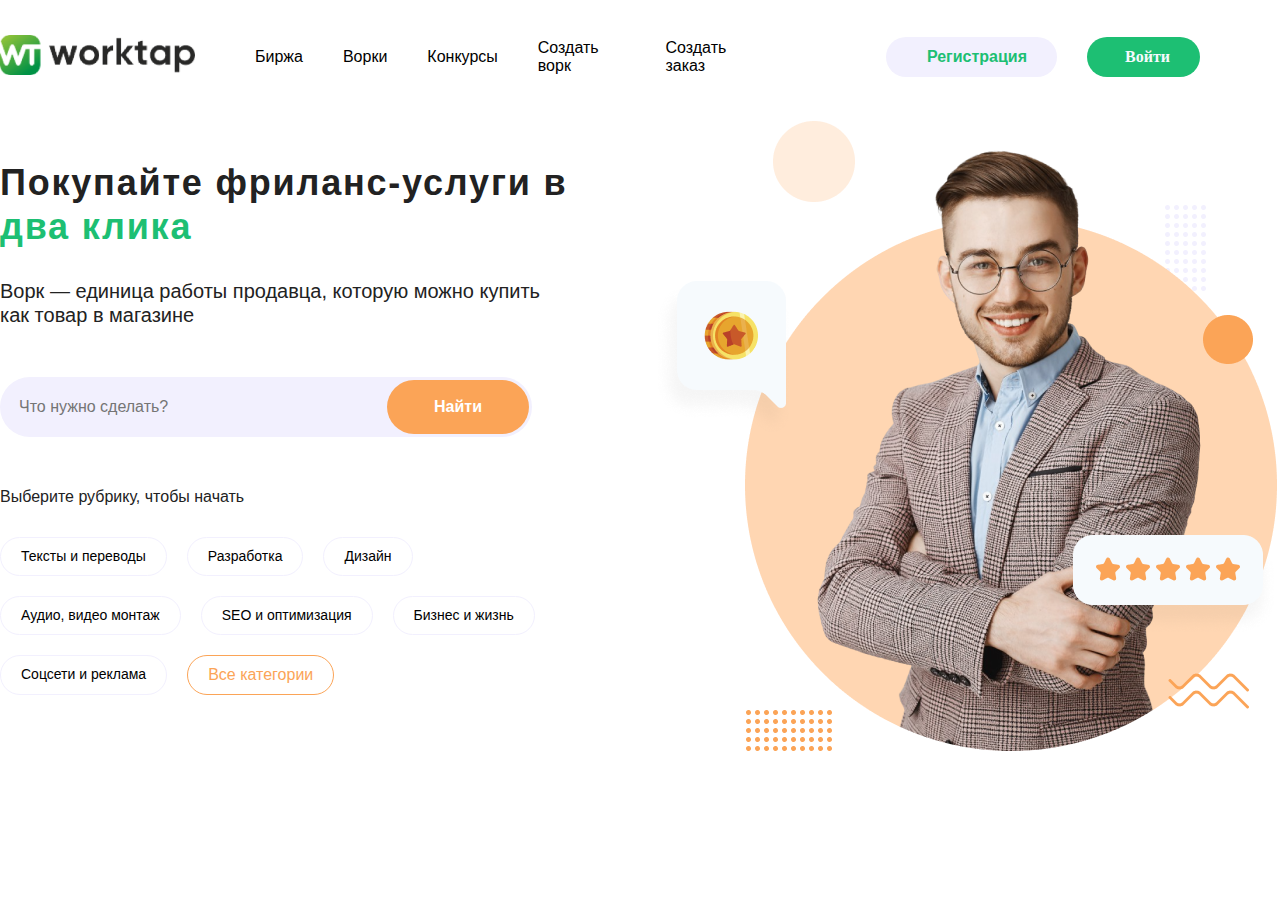
<file: WorkTap/index.html>
<!DOCTYPE html>
<html lang="en">
<head>
    <meta charset="UTF-8">
    <meta http-equiv="X-UA-Compatible" content="IE=edge">
    <meta name="viewport" content="width=device-width, initial-scale=1.0">
    <title>Document</title>
    <link rel="stylesheet" href="./stylew.css">
</head>
<body>
    <header class="header">
        <div class="container">
             <div class="header__wrapper">
                 <div class="header__logo">
                    <img src="./image 3.png" alt="worktop" width="195px">
                 </div>
                 <div class="header__nav">
                        <nav>
                             <ul>
                                <li><a href="#">Биржа</a></li>
                                <li><a href="#">Ворки</a></li>
                                <li><a href="#">Конкурсы</a></li>
                                <li><a href="#">Создать ворк</a></li>
                                <li><a href="#">Создать заказ</a></li>
                             </ul>
                        </nav>

                    </div>
                 <div class="header__registration">
                    <a href="#">Регистрация</a>
                 </div>
                 <div class="header__login">
                     <a href="#">Войти</a>
                 </div>
           </div>
        </div>
    </header>
    <section class="services">
        <div class="container">
            <div class="services__wrapper">
                <div class="services__wrapper-text">
                        <div class="services__title">
                            Покупайте фриланс-услуги в <a href="">два клика</a> 
                        </div>
                        <div class="services__descr">
                            Ворк — единица работы продавца, которую можно купить как товар в магазине 
                        </div>
                        <form class="form">
                            <input type="text" placeholder="Что нужно сделать?">
                            <input type="submit" value="Найти">
                        </form>
                        <div class="choice__rubric">
                            Выберите рубрику, чтобы начать
                        </div>
                        <div class="services__rubrics-all">
                            <div class="services__rubrics">
                                Тексты и переводы 
                            </div>
                            <div class="services__rubrics">
                                Разработка 
                            </div>
                            <div class="services__rubrics">
                                Дизайн 
                            </div>
                            <div class="services__rubrics">
                                Аудио, видео монтаж
                            </div>
                            <div class="services__rubrics">
                                SEO и оптимизация
                            </div>
                            <div class="services__rubrics">
                                Бизнес и жизнь
                            </div>
                            <div class="services__rubrics">
                                Соцсети и реклама
                            </div>
                            <div class="all__categories">
                                Все категории
                            </div>
                        </div>    
                    </div>
                    <div class="services__wrapper-image">
                        <div class="services__image">
                            <img src="./Group 11.png" alt="">
                       </div>
                    </div>
                </div>
          </div>
        </div>
    </section>
         

    

</body>
</html>
</file>
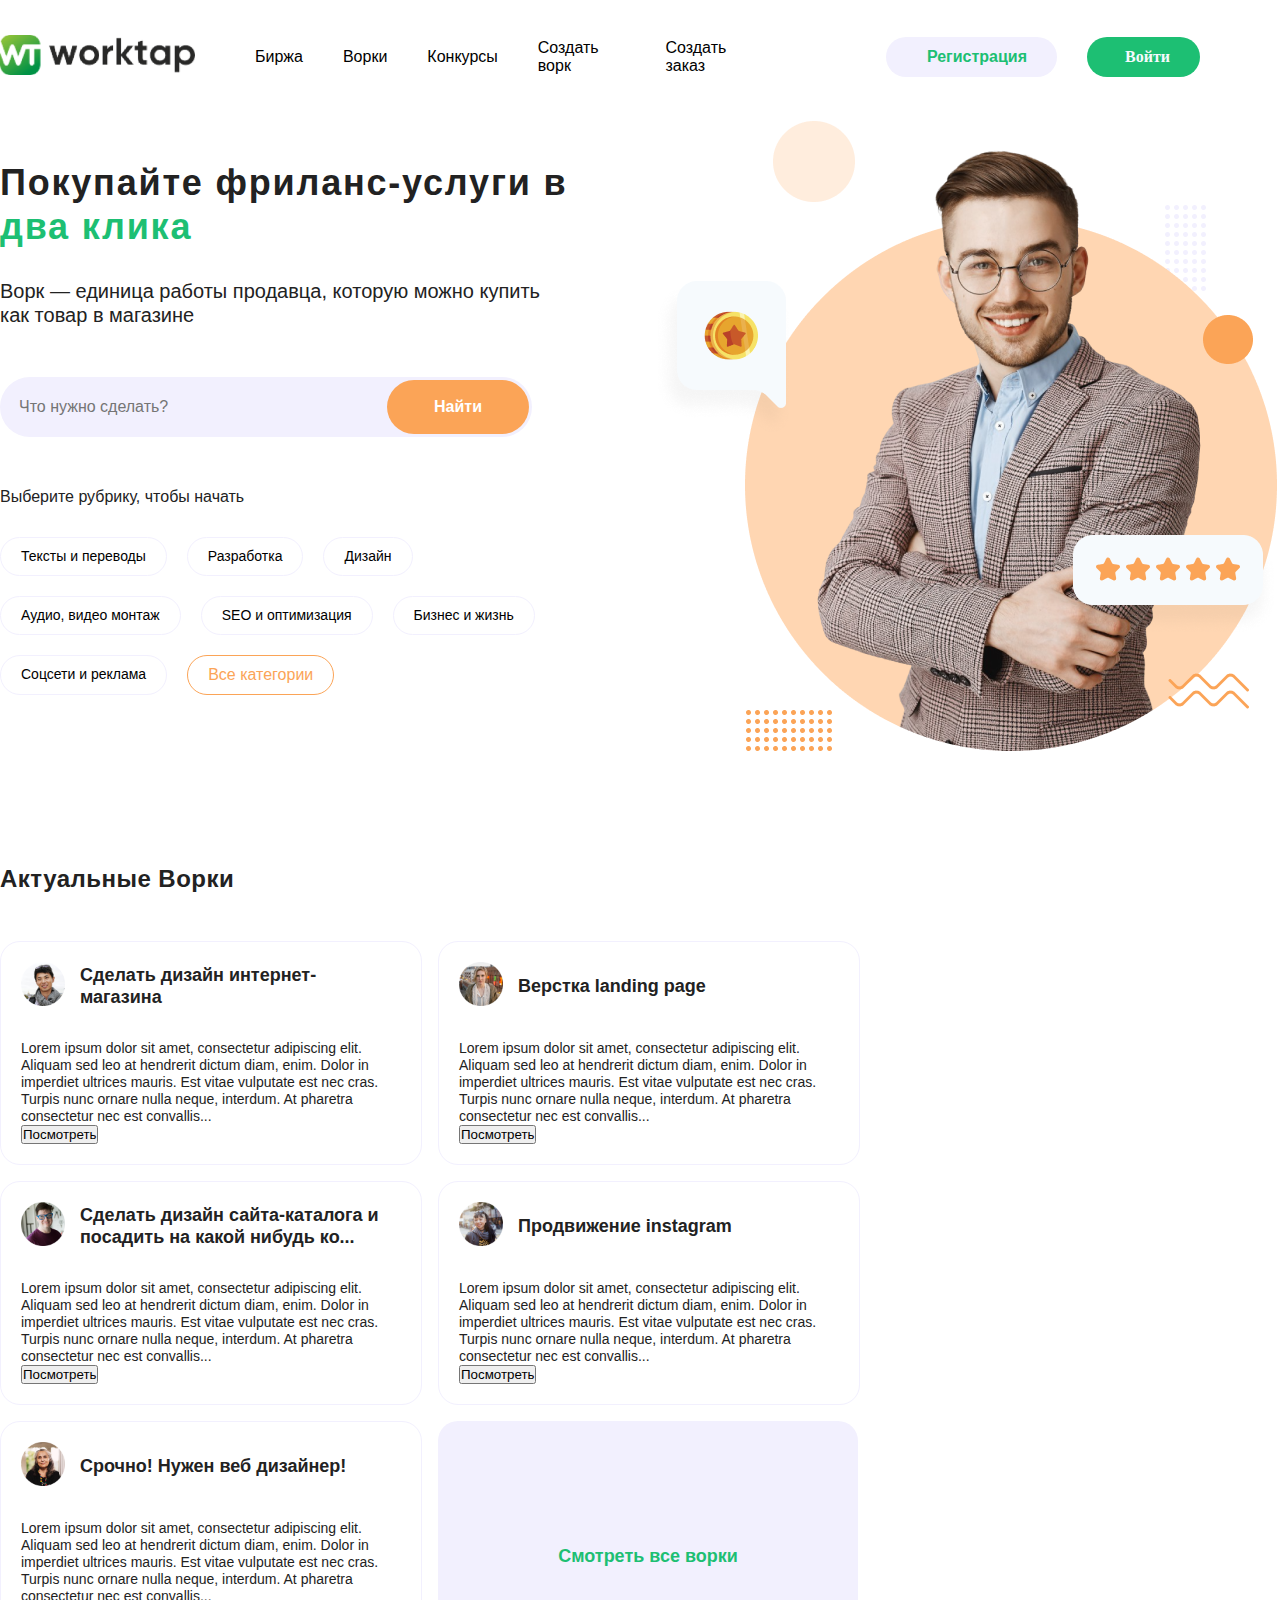
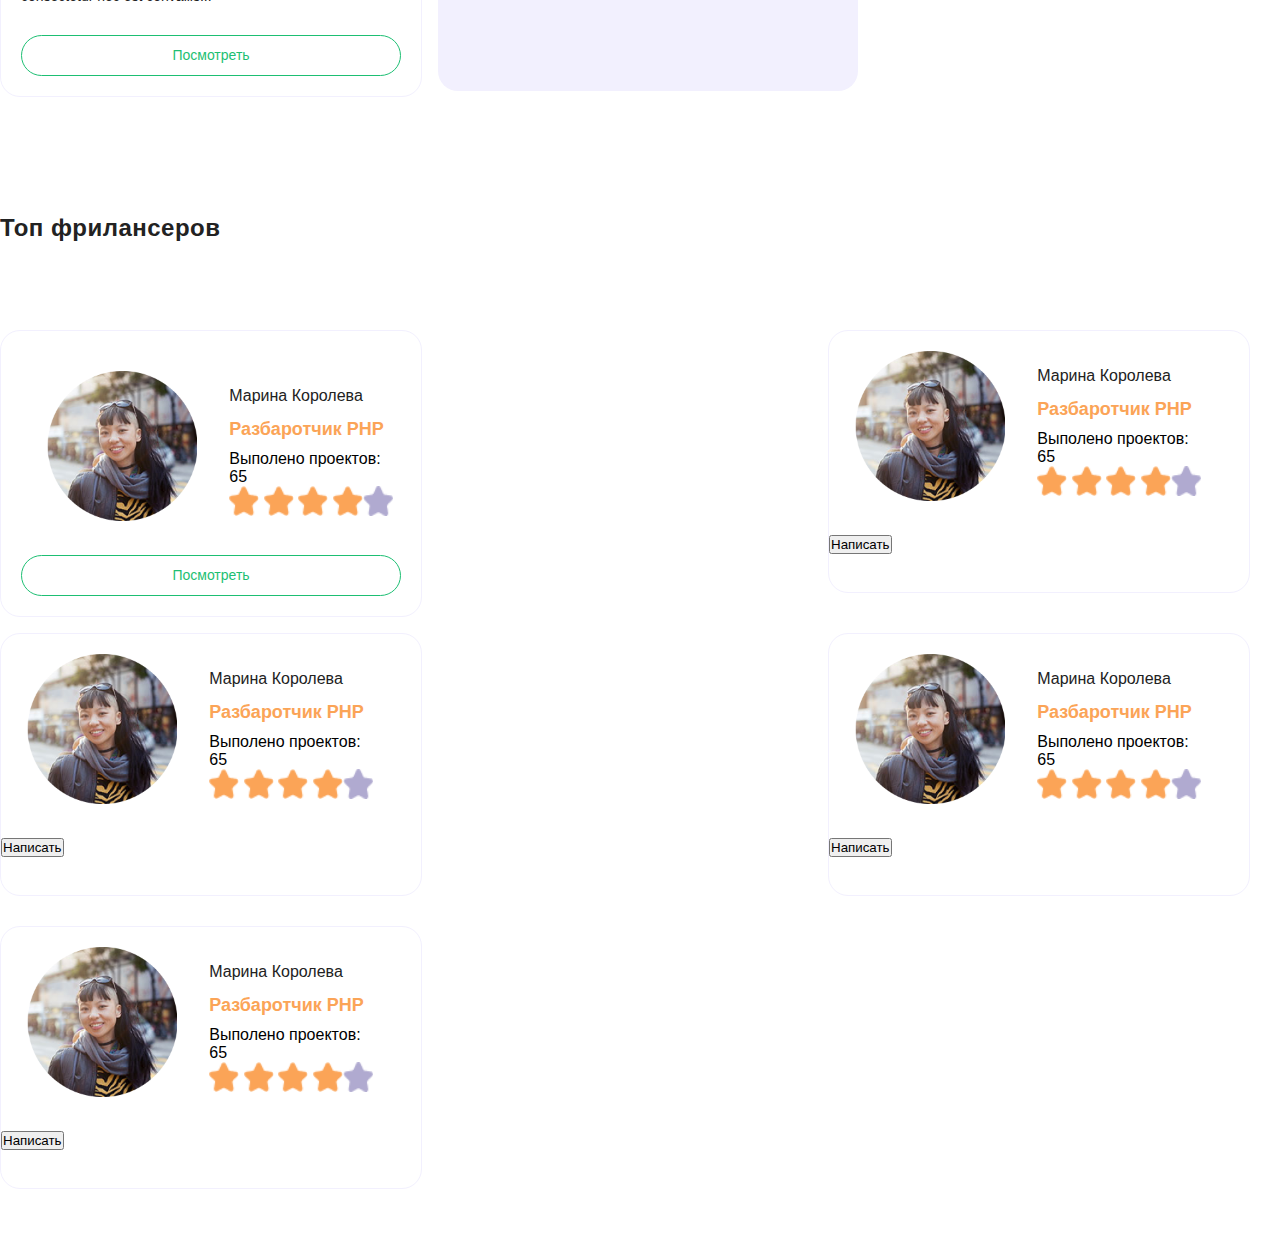
<file: WorkTap/WorkTap2/index.html>
<!DOCTYPE html>
<html lang="en">
<head>
    <meta charset="UTF-8">
    <meta http-equiv="X-UA-Compatible" content="IE=edge">
    <meta name="viewport" content="width=device-width, initial-scale=1.0">
    <title>Document</title>
    <link rel="stylesheet" href="./stylew.css">
</head>
<body>
    <header class="header">
        <div class="container">
             <div class="header__wrapper">
                 <div class="header__logo">
                    <img src="./image 3.png" alt="worktop" width="195px">
                 </div>
                 <div class="header__nav">
                        <nav>
                             <ul>
                                <li><a href="#">Биржа</a></li>
                                <li><a href="#">Ворки</a></li>
                                <li><a href="#">Конкурсы</a></li>
                                <li><a href="#">Создать ворк</a></li>
                                <li><a href="#">Создать заказ</a></li>
                             </ul>
                        </nav>

                    </div>
                 <div class="header__registration">
                    <a href="#">Регистрация</a>
                 </div>
                 <div class="header__login">
                     <a href="#">Войти</a>
                 </div>
           </div>
        </div>
    </header>
    <section class="services">
        <div class="container">
            <div class="services__wrapper">
                <div class="services__wrapper-text">
                        <div class="services__title">
                            Покупайте фриланс-услуги в <a href="">два клика</a> 
                        </div>
                        <div class="services__descr">
                            Ворк — единица работы продавца, которую можно купить как товар в магазине 
                        </div>
                        <form class="form">
                            <input type="text" placeholder="Что нужно сделать?">
                            <input type="submit" value="Найти">
                        </form>
                        <div class="choice__rubric">
                            Выберите рубрику, чтобы начать
                        </div>
                        <div class="services__rubrics-all">
                            <div class="services__rubrics">
                                Тексты и переводы 
                            </div>
                            <div class="services__rubrics">
                                Разработка 
                            </div>
                            <div class="services__rubrics">
                                Дизайн 
                            </div>
                            <div class="services__rubrics">
                                Аудио, видео монтаж
                            </div>
                            <div class="services__rubrics">
                                SEO и оптимизация
                            </div>
                            <div class="services__rubrics">
                                Бизнес и жизнь
                            </div>
                            <div class="services__rubrics">
                                Соцсети и реклама
                            </div>
                            <div class="all__categories">
                                Все категории
                            </div>
                        </div>    
                    </div>
                    <div class="services__wrapper-image">
                        <div class="services__image">
                            <img src="./Group 11.png" alt="">
                       </div>
                    </div>
                </div>
          </div>
        </div>
    </section>
    <section class="actual">
        <div class="container">
            <div class="actual__title">
                Актуальные Ворки
            </div>
            <div class="actual__wrapper">
                <div class="actual__items">
                    <div class="actual__item">
                        <div class="actual__item-header">
                            <div class="item__wrapper">
                                <div class="actual__item-img">
                                    <img src="./autor1.png" alt="">
                                </div>
                                <div class="actual__item-title">
                                    Сделать дизайн интернет-магазина
                                </div>
                            </div>
                        </div>
                        <div class="actual__item-descr">
                            Lorem ipsum dolor sit amet, consectetur adipiscing elit. Aliquam sed leo at hendrerit dictum diam, enim. Dolor in imperdiet ultrices mauris. Est vitae vulputate est nec cras. Turpis nunc ornare nulla neque, interdum. At pharetra consectetur nec est convallis...
                        </div>
                        <div class="actual__item-button">
                            <button>Посмотреть</button>
                        </div>
                    </div>
                    <div class="actual__item">
                        <div class="actual__item-header">
                            <div class="item__wrapper">
                                <div class="actual__item-img">
                                    <img src="./autor2.png" alt="">
                                </div>
                                <div class="actual__item-title">
                                    Верстка landing page
                                </div>
                            </div>
                        </div>
                        <div class="actual__item-descr">
                            Lorem ipsum dolor sit amet, consectetur adipiscing elit. Aliquam sed leo at hendrerit dictum diam, enim. Dolor in imperdiet ultrices mauris. Est vitae vulputate est nec cras. Turpis nunc ornare nulla neque, interdum. At pharetra consectetur nec est convallis...
                        </div>
                        <div class="actual__item-button">
                            <button>Посмотреть</button>
                        </div>
                    </div>
                    <div class="actual__item">
                        <div class="actual__item-header">
                            <div class="item__wrapper">
                                <div class="actual__item-img">
                                    <img src="./autor3.png" alt="">
                                </div>
                                <div class="actual__item-title">
                                    Сделать дизайн сайта-каталога и посадить на какой нибудь ко...
                                </div>
                            </div>
                        </div>
                        <div class="actual__item-descr">
                            Lorem ipsum dolor sit amet, consectetur adipiscing elit. Aliquam sed leo at hendrerit dictum diam, enim. Dolor in imperdiet ultrices mauris. Est vitae vulputate est nec cras. Turpis nunc ornare nulla neque, interdum. At pharetra consectetur nec est convallis...
                        </div>
                        <div class="actual__item-button">
                            <button>Посмотреть</button>
                        </div>
                    </div>
                    <div class="actual__item">
                        <div class="actual__item-header">
                            <div class="item__wrapper">
                                <div class="actual__item-img">
                                    <img src="./autor4.png" alt="">
                                </div>
                                <div class="actual__item-title">
                                    Продвижение instagram 
                                </div>
                            </div>
                        </div>
                        <div class="actual__item-descr">
                            Lorem ipsum dolor sit amet, consectetur adipiscing elit. Aliquam sed leo at hendrerit dictum diam, enim. Dolor in imperdiet ultrices mauris. Est vitae vulputate est nec cras. Turpis nunc ornare nulla neque, interdum. At pharetra consectetur nec est convallis...
                        </div>
                        <div class="actual__item-button">
                            <button>Посмотреть</button>
                        </div>
                    </div>
                    <div class="actual__item">
                        <div class="actual__item-header">
                            <div class="item__wrapper">
                                <div class="actual__item-img">
                                    <img src="./autor5.png" alt="">
                                </div>
                                <div class="actual__item-title">
                                    Срочно! Нужен веб дизайнер! 
                                </div>
                            </div>
                        </div>
                        <div class="actual__item-descr">
                            Lorem ipsum dolor sit amet, consectetur adipiscing elit. Aliquam sed leo at hendrerit dictum diam, enim. Dolor in imperdiet ultrices mauris. Est vitae vulputate est nec cras. Turpis nunc ornare nulla neque, interdum. At pharetra consectetur nec est convallis...
                        </div>
                        <div class="button actual__item-button">
                            <button>Посмотреть</button>
                        </div> 
                    </div>
                    
                        <div class="watch__all">
                           <a href="#">Смотреть все ворки</a>
                       </div>
                    
                </div>
            </div>
        </div>
    </section>
    <section class="freelancers">
        <div class="container">
            <div class="freelancers__title">
                Топ фрилансеров
            </div>
            <div class="freelancers__wrapper_all">
                <div class="freelancers__wrapper  actual__item">
                    <div class="freelancers__wrapper__title">
                        <div class="freelancers__image">
                            <img src="./Ellipse 55.png" alt="1">
                        </div>
                        <div class="freelancers__descr">
                            <div class="name">Марина Королева</div>
                            <div class="job"> Разбаротчик PHP</div>
                            <div class="projects">Выполено проектов: 65</div>
                            <div class="freelancers__rating">
                                <div class="freelancers__rating-full">
                                <img src="./Star 6.png" alt="full">
                                <img src="./Star 6.png" alt="full">
                                <img src="./Star 6.png" alt="full">
                                <img src="./Star 6.png" alt="full">
                                </div>
                                <div class="freelancers__rating-empty">
                                    <img src="./Star 11.png" alt="empty">
                                </div>
                            </div>
                        </div>
                        
                    </div>
                    <div class="button freelancers__item-button">
                        <button>Посмотреть</button>
                    </div> 
                </div>
             <div class="freelancers__wrapper">
                <div class="freelancers__wrap">
                    <div class="freelancers__wrapper__title">
                        <div class="freelancers__image">
                            <img src="./Ellipse 55.png" alt="1">
                        </div>
                        <div class="freelancers__descr">
                            <div class="name">Марина Королева</div>
                            <div class="job"> Разбаротчик PHP</div>
                            <div class="projects">Выполено проектов: 65</div>
                            <div class="freelancers__rating">
                                  <div class="freelancers__rating-full">
                                        <img src="./Star 6.png" alt="full">
                                        <img src="./Star 6.png" alt="full">
                                        <img src="./Star 6.png" alt="full">
                                        <img src="./Star 6.png" alt="full">
                                  </div>
                                  <div class="freelancers__rating-empty">
                                        <img src="./Star 11.png" alt="empty">
                                  </div>
                            </div>
                        </div>
                    </div>
                    <div class="freelancers__button">
                         <button>Написать</button>
                    </div>
             </div>
         </div>
         <div class="freelancers__wrapper">
            <div class="freelancers__wrap">
                <div class="freelancers__wrapper__title">
                    <div class="freelancers__image">
                        <img src="./Ellipse 55.png" alt="1">
                    </div>
                    <div class="freelancers__descr">
                        <div class="name">Марина Королева</div>
                        <div class="job"> Разбаротчик PHP</div>
                        <div class="projects">Выполено проектов: 65</div>
                        <div class="freelancers__rating">
                              <div class="freelancers__rating-full">
                                    <img src="./Star 6.png" alt="full">
                                    <img src="./Star 6.png" alt="full">
                                    <img src="./Star 6.png" alt="full">
                                    <img src="./Star 6.png" alt="full">
                              </div>
                              <div class="freelancers__rating-empty">
                                    <img src="./Star 11.png" alt="empty">
                              </div>
                        </div>
                    </div>
                </div>
                <div class="freelancers__button">
                     <button>Написать</button>
                </div>
         </div>
     </div>
     <div class="freelancers__wrapper">
        <div class="freelancers__wrap">
            <div class="freelancers__wrapper__title">
                <div class="freelancers__image">
                    <img src="./Ellipse 55.png" alt="1">
                </div>
                <div class="freelancers__descr">
                    <div class="name">Марина Королева</div>
                    <div class="job"> Разбаротчик PHP</div>
                    <div class="projects">Выполено проектов: 65</div>
                    <div class="freelancers__rating">
                          <div class="freelancers__rating-full">
                                <img src="./Star 6.png" alt="full">
                                <img src="./Star 6.png" alt="full">
                                <img src="./Star 6.png" alt="full">
                                <img src="./Star 6.png" alt="full">
                          </div>
                          <div class="freelancers__rating-empty">
                                <img src="./Star 11.png" alt="empty">
                          </div>
                    </div>
                </div>
            </div>
            <div class="freelancers__button">
                 <button>Написать</button>
            </div>
     </div>
 </div>
 <div class="freelancers__wrapper">
    <div class="freelancers__wrap">
        <div class="freelancers__wrapper__title">
            <div class="freelancers__image">
                <img src="./Ellipse 55.png" alt="1">
            </div>
            <div class="freelancers__descr">
                <div class="name">Марина Королева</div>
                <div class="job"> Разбаротчик PHP</div>
                <div class="projects">Выполено проектов: 65</div>
                <div class="freelancers__rating">
                      <div class="freelancers__rating-full">
                            <img src="./Star 6.png" alt="full">
                            <img src="./Star 6.png" alt="full">
                            <img src="./Star 6.png" alt="full">
                            <img src="./Star 6.png" alt="full">
                      </div>
                      <div class="freelancers__rating-empty">
                            <img src="./Star 11.png" alt="empty">
                      </div>
                </div>
            </div>
        </div>
        <div class="freelancers__button">
             <button>Написать</button>
        </div>
 </div>
</div>


            </div>
        </div>
        </div>

    </section>
</body>
</html>
</file>
<file: WorkTap/stylew.css>
*{
    margin: 0;
    padding: 0;
}
body{
    font-family: 'Montserrat Alternates', sans-serif;
}
.container{
    max-width: 1320px;
    margin: 0 auto;
}
ul{
    list-style: none;
}
.header__nav ul{
    display: flex;
    align-items: center;
}
.header nav a{
    text-decoration: none;
    color: black;   
}
.header__registration a{
    text-decoration: none;
    text-decoration: none;
    display: flex;
    flex-direction: row;
    justify-content: flex-end;
    align-items: center;
    padding: 10px 30px;
    gap: 10px;
    width: 171px;
    height: 40px;
    right: 143px;
    top: 20px;
    background: #F2F0FE;
    border-radius: 50px;
    width: 111px;
    height: 20px;
    font-family: 'Montserrat Alternates', sans-serif;
    font-style: normal;
    font-weight: 600;
    font-size: 16px;
    line-height: 20px;
    color: #1DBF73;
    flex: none;
    order: 0;
    flex-grow: 0;
    margin-right: 30px;
}
.header__login a{
    text-decoration: none;
    display: flex;
    flex-direction: row;
    justify-content: flex-end;
    align-items: center;
    padding: 10px 30px;
    gap: 10px;
    width: 113px;
    height: 40px;
    right: 0px;
    top: 20px;
    background: #1DBF73;
    border-radius: 50px;
    width: 53px;
    height: 20px;
    font-family: 'Montserrat';
    font-style: normal;
    font-weight: 600;
    font-size: 16px;
    line-height: 20px;
    color: #F6FAFD;
    flex: none;
    order: 0;
    flex-grow: 0;
    margin-right: 80px;

    
}
.header__nav li{
    margin-right: 40px;
}
.header__logo{
    }
    .header__nav{
     margin-left: 60px;
    margin-right:87px;
    }
    .header__wrapper{
    margin-top: 35px;
    display:flex;
    align-items: center;
    
    }
    .header__nav a:hover{
        transition: all 0.1s;
        color:green;
    }
  
  
    .photo__cover{
        display: flex;
        
    }
    .services__title{
        font-weight: 700;
        font-size: 36px;
        line-height: 44px;
        letter-spacing: 0.05em;
        color: #222222;
        margin-bottom:30px;
    }
    header{
        margin-bottom:42px;
    }
    .services__title a{
        color: #1DBF73;
        text-decoration: none;
    }
    .services__descr{
        font-weight: 500;
        font-size: 20px;
        line-height: 24px;
        color: #222222;
        margin-bottom:50px;
    }
    .form{
        display: flex;
        width:532px;
        position: relative;
        margin-bottom:50px;
    }
    input[type="submit"]{
        color: white;
        background: #FBA457;
        border-radius: 50px;
        font-weight: 700;
        font-size: 16px;
        line-height: 20px;
        border:none;
        position:absolute;
        padding:17px 47px;
        right:3px;
        top:3px;
    }
    input[type="text"]{
        background: #F2F0FE;
        border-radius: 50px; 
        border: none;  
        font-weight: 500;
        font-size: 16px;
        line-height: 20px;
        width:532px;
        outline: none;
        padding:20px 0;
        padding-left:19px;     
    }
    .choice__rubric{
        font-weight: 500;
        font-size: 16px;
        line-height: 20px;
        color: #222222;
        margin-bottom:30px;
    }
    .services__rubrics{
        font-weight: 400;
        font-size: 14px;
        line-height: 17px;
        color: black;
        border: 1px solid #F2F0FE;
        border-radius: 50px;
        padding:10px 20px;
        margin-right: 20px;
        margin-bottom:20px;
    }
    .all__categories{
        border: 1px solid #FBA457;
        margin-bottom:20px;
        color:#FBA457;
        border-radius: 50px;
        padding:10px 20px;
    }
.services__wrapper{
    display: flex;
    justify-content: space-between;
    align-items: center;
}
.services__wrapper-text{
    max-width: 570px;
}
.services__rubrics-all{
    display:flex;
    flex-wrap: wrap;
}
</file>
<file: WorkTap/WorkTap2/stylew.css>
*{
    margin: 0;
    padding: 0;
}
body{
    font-family: 'Montserrat Alternates', sans-serif;
}
.container{
    max-width: 1320px;
    margin: 0 auto;
    
}
ul{
    list-style: none;
}
.header__nav ul{
    display: flex;
    align-items: center;
}
.header nav a{
    text-decoration: none;
    color: black;   
}
.header__registration a{
    text-decoration: none;
    text-decoration: none;
    display: flex;
    flex-direction: row;
    justify-content: flex-end;
    align-items: center;
    padding: 10px 30px;
    gap: 10px;
    width: 171px;
    height: 40px;
    right: 143px;
    top: 20px;
    background: #F2F0FE;
    border-radius: 50px;
    width: 111px;
    height: 20px;
    font-family: 'Montserrat Alternates', sans-serif;
    font-style: normal;
    font-weight: 600;
    font-size: 16px;
    line-height: 20px;
    color: #1DBF73;
    flex: none;
    order: 0;
    flex-grow: 0;
    margin-right: 30px;
}
.header__login a{
    text-decoration: none;
    display: flex;
    flex-direction: row;
    justify-content: flex-end;
    align-items: center;
    padding: 10px 30px;
    gap: 10px;
    width: 113px;
    height: 40px;
    right: 0px;
    top: 20px;
    background: #1DBF73;
    border-radius: 50px;
    width: 53px;
    height: 20px;
    font-family: 'Montserrat';
    font-style: normal;
    font-weight: 600;
    font-size: 16px;
    line-height: 20px;
    color: #F6FAFD;
    flex: none;
    order: 0;
    flex-grow: 0;
    margin-right: 80px;

    
}
.header__nav li{
    margin-right: 40px;
}

    .header__nav{
     margin-left: 60px;
    margin-right:87px;
    }
    .header__wrapper{
    margin-top: 35px;
    display:flex;
    align-items: center;
    
    }
    .header__nav a:hover{
        transition: all 0.1s;
        color:green;
    }
  
  
    .photo__cover{
        display: flex;
        
    }
    .services__title{
        font-weight: 700;
        font-size: 36px;
        line-height: 44px;
        letter-spacing: 0.05em;
        color: #222222;
        margin-bottom:30px;
    }
    header{
        margin-bottom:42px;
    }
    .services__title a{
        color: #1DBF73;
        text-decoration: none;
    }
    .services__descr{
        font-weight: 500;
        font-size: 20px;
        line-height: 24px;
        color: #222222;
        margin-bottom:50px;
    }
    .form{
        display: flex;
        width:532px;
        position: relative;
        margin-bottom:50px;
    }
    input[type="submit"]{
        color: white;
        background: #FBA457;
        border-radius: 50px;
        font-weight: 700;
        font-size: 16px;
        line-height: 20px;
        border:none;
        position:absolute;
        padding:17px 47px;
        right:3px;
        top:3px;
    }
    input[type="text"]{
        background: #F2F0FE;
        border-radius: 50px; 
        border: none;  
        font-weight: 500;
        font-size: 16px;
        line-height: 20px;
        width:532px;
        outline: none;
        padding:20px 0;
        padding-left:19px;     
    }
    .choice__rubric{
        font-weight: 500;
        font-size: 16px;
        line-height: 20px;
        color: #222222;
        margin-bottom:30px;
    }
    .services__rubrics{
        font-weight: 400;
        font-size: 14px;
        line-height: 17px;
        color: black;
        border: 1px solid #F2F0FE;
        border-radius: 50px;
        padding:10px 20px;
        margin-right: 20px;
        margin-bottom:20px;
    }
    .all__categories{
        border: 1px solid #FBA457;
        margin-bottom:20px;
        color:#FBA457;
        border-radius: 50px;
        padding:10px 20px;
    }
.actual__items{
   

}

.services__wrapper{
    display: flex;
    justify-content: space-between;
    align-items: center;
}
.services__wrapper-text{
    max-width: 570px;
}
.services__rubrics-all{
    display:flex;
    flex-wrap: wrap;
}
.actual__title{
    margin-top: 109px;
    margin-bottom: 48px;
    font-weight: 600;
    font-size: 24px;
    line-height: 29px;
    letter-spacing: 0.02em;
    color: #222222;
}

.actual__item-img img{
    width: 44px;
    height: 44px;
    
}
.item__wrapper{
    display: flex;
    align-items: center;
}
.actual__item-title{
    font-weight: 600;
    font-size: 18px;
    line-height: 22px;
    color: #222222;
    display: flex;
    width: 316px;
    margin-left: 15px;
 
}
.actual__item-descr{
    margin-top: 30px;
    font-weight: 400;
    font-size: 14px;
    line-height: 17px;
    color: #222222;
}

.button{
  margin-top: 30px;
  display: flex;
  justify-content: center;
  
}
.button button{
    font-weight: 500;
    font-size: 14px;
    line-height: 17px;
    text-align: center;    
    color: #1DBF73;
    width: 100%;
    height: 41px;
    font-weight: 500;
    border: 1px solid #1DBF73;
    border-radius: 50px;
    background:transparent;
}
.actual__item-button button:hover{
  background: #1DBF73;
  color: #F6FAFD;
  cursor: pointer;
  
}
.actual__item{
    border: 1px solid #F2F0FE;
    border-radius: 20px;
    padding: 20px;
    max-width: 380px;
    margin-right: 16px;
    margin-bottom: 16px;
    min-width: 380px
}
.actual__item-header{
    display: flex;
    flex-wrap: wrap;
   
}


.actual__items{
     display: inline-flex;
     flex-wrap: wrap;

     
}
.watch__all a{
  color: #1DBF73;
  text-decoration: none;
  font-weight: 600;
  font-size: 18px;
  line-height: 22px;
}
.watch__all{
  border: #F2F0FE;
  border-radius: 20px;
  width: 420px;
  height: 270px;
  background: #F2F0FE;
  display: flex;
  justify-content: center;
  align-items: center;
}

.freelancers__title{
  font-weight: 600;
  font-size: 24px;
  line-height: 29px;
  letter-spacing: 0.02em;
  color: #222222;
  margin-top: 100px;
  margin-bottom: 40px;
}
.freelancers__image img{
  width: 150px;
  height: 150px;
  padding-left: 25.75px;
  padding-top: 20px;
}
.name{
  font-weight: 500;
  font-size: 16px;
  line-height: 20px;
  color: #222222;
  margin-bottom: 12px;
}
.job{
  font-weight: 600;
  font-size: 18px;
  line-height: 22px;
  color: #FBA457;
  margin-bottom: 10px;
}
.amount{
  font-weight: 500;
  font-size: 14px;
  line-height: 17px;
  color: #222222;
  margin-bottom: 10px;
}
.freelancers__rating-full img{
  width: 30px;
  height: 30px;
}
.freelancers__rating-empty img{
  width: 30px;
  height: 30px;
}
.freelancers__rating{
  display: flex;
  flex-wrap: wrap;
}
.freelancers__button{
  font-weight: 600;
  font-size: 14px;
  line-height: 17px;
  color: #F6FAFD;
  width: 380px;
  height: 41px; 
  padding-top: 30px;
}
.freelancers__wrap{
  width: 420px;
  height: 261px;
  border-radius: 20px;
  border: 1px solid #F2F0FE;
  margin-bottom: 30px;
}
.freelancers__wrapper__title{
  display: flex;
  max-width: 380px;
}
.freelancers__descr{
  margin-top: 35px;
  padding-left: 32.5px;
}

.freelancers__wrapper_all{
  display: flex;
  flex-wrap: wrap;
  padding-right: 30px;
  padding-top: 48px;
  max-width: 1320px;
  justify-content: space-between;
  padding-bottom: 30px;
}
.actual__item:hover{
  box-shadow: 0px 16px 16px rgba(34, 34, 34, 0.04); 
  transform: translateY(-5px);
}
</file>
